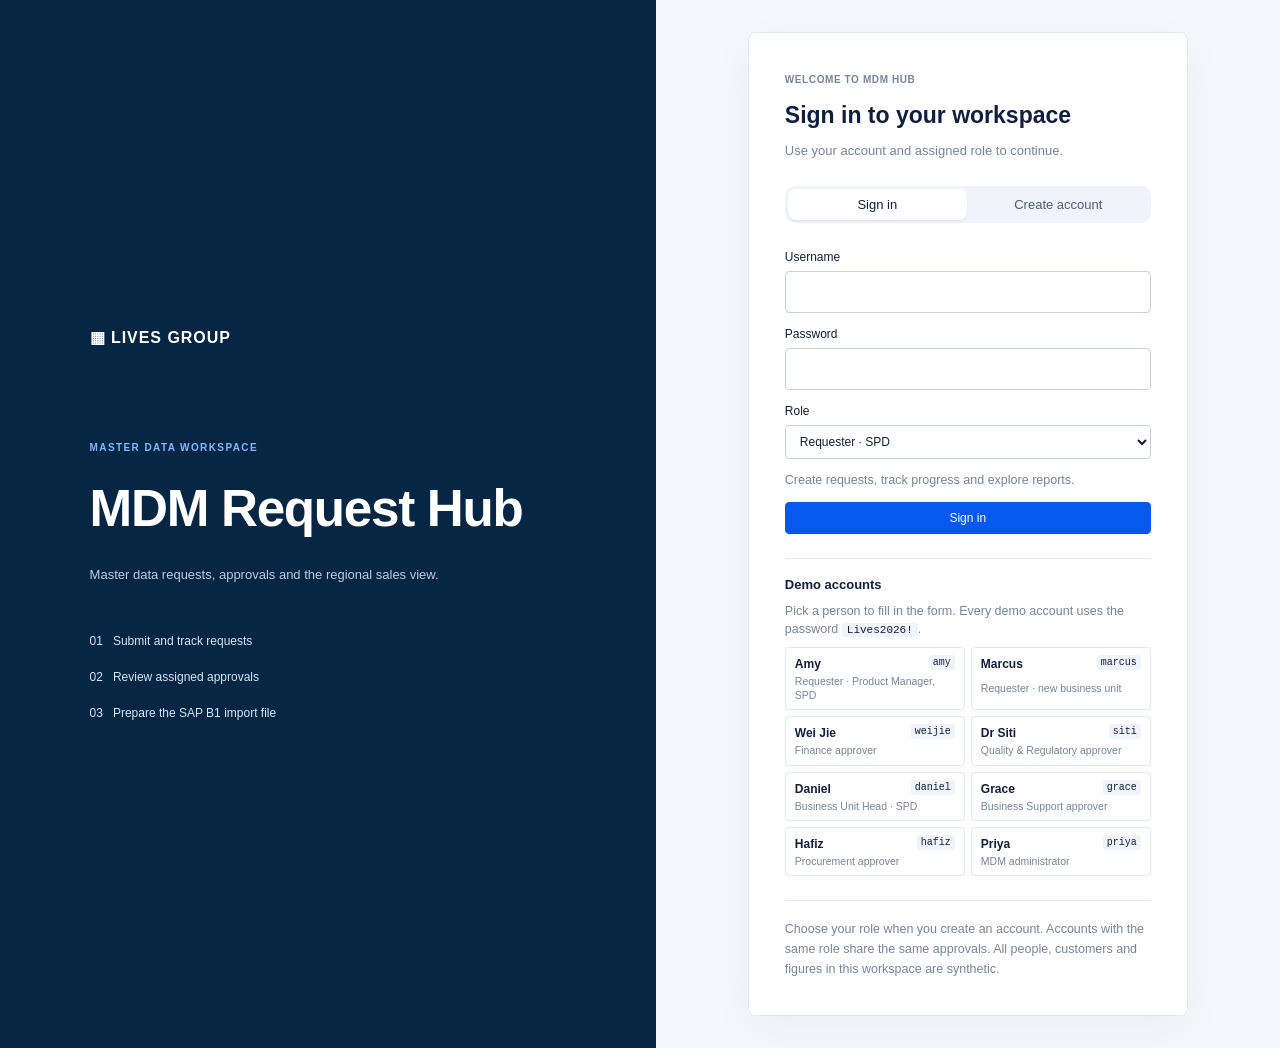
<file: lives-mdm-hub-1/login.html>
<!doctype html>
<html lang="en" data-theme="light">
<head>
  <meta charset="utf-8">
  <meta name="viewport" content="width=device-width, initial-scale=1">
  <title>Sign in · MDM Hub</title>
  <link rel="stylesheet" href="assets/app.css">
</head>
<body class="auth-page">
  <main class="auth-layout">

    <section class="auth-intro">
      <div class="auth-wordmark">▦ LIVES GROUP</div>
      <span class="label">MASTER DATA WORKSPACE</span>
      <h1>MDM Request Hub</h1>
      <p>Master data requests, approvals and the regional sales view.</p>
      <div class="auth-features">
        <span>01 &nbsp; Submit and track requests</span>
        <span>02 &nbsp; Review assigned approvals</span>
        <span>03 &nbsp; Prepare the SAP B1 import file</span>
      </div>
    </section>

    <section class="auth-card">
      <span class="label">WELCOME TO MDM HUB</span>
      <h2 id="auth-title">Sign in to your workspace</h2>
      <p class="muted">Use your account and assigned role to continue.</p>

      <div class="seg auth-tabs">
        <button type="button" aria-pressed="true" data-mode="login">Sign in</button>
        <button type="button" aria-pressed="false" data-mode="register">Create account</button>
      </div>

      <form id="auth-form" class="stack">
        <label class="field">
          Username
          <input name="username" autocomplete="username" required minlength="3" maxlength="40" pattern="[A-Za-z0-9._\-]+">
        </label>

        <label class="field">
          Password
          <input name="password" type="password" autocomplete="current-password" required minlength="8" maxlength="128">
        </label>

        <label class="field">
          Role
          <select name="role">
            <option value="requester">Requester · SPD</option>
            <option value="requester_new">Requester · new business unit</option>
            <option value="finance">Finance approver</option>
            <option value="quality">Quality &amp; Regulatory approver</option>
            <option value="bu_head">Business Unit Head · SPD</option>
            <option value="business_support">Business Support approver</option>
            <option value="procurement">Procurement approver</option>
            <option value="mdm">MDM administrator</option>
          </select>
        </label>

        <p id="role-help" class="small muted"></p>
        <p id="auth-error" role="alert" hidden></p>

        <button class="btn primary" id="auth-submit">Sign in</button>
      </form>

      <section class="auth-demo" aria-labelledby="demo-title">
        <h3 id="demo-title">Demo accounts</h3>
        <p class="small muted">Pick a person to fill in the form. Every demo account uses the password <code id="demo-password"></code>.</p>
        <div id="demo-accounts" class="auth-demo-list"></div>
      </section>

      <p class="auth-note small muted">
        Choose your role when you create an account. Accounts with the same role share the same approvals.
        All people, customers and figures in this workspace are synthetic.
      </p>
    </section>

  </main>

  <script src="assets/session.js"></script>
  <script src="assets/demo-accounts.js"></script>
  <script src="assets/login.js"></script>
</body>
</html>
</file>
<file: lives-mdm-hub-1/assets/app.css>
:root {
  --bg: #f3f6f5;
  --surface: #ffffff;
  --surface-2: #edf2f1;
  --surface-3: #e3eae8;
  --ink: #0f1f1e;
  --ink-2: #485856;
  --muted: #73827f;
  --line: #dbe3e1;
  --line-strong: #c2cdca;
  --accent: #0b6b66;
  --accent-hover: #08524e;
  --accent-ink: #ffffff;
  --accent-weak: #dcefeb;
  --focus: #2a78d6;
  --good: #0ca30c;
  --good-ink: #0b6a0b;
  --good-bg: #e3f4e3;
  --warn: #fab219;
  --warn-ink: #7a5000;
  --warn-bg: #fdf1d6;
  --serious: #ec835a;
  --serious-ink: #9b3f17;
  --serious-bg: #fce9e1;
  --critical: #d03b3b;
  --critical-ink: #a32626;
  --critical-bg: #fbe5e5;
  --info-bg: #e3eefb;
  --info-ink: #1d5aa8;
  --s1: #2a78d6;
  --s2: #eb6834;
  --s3: #1baf7a;
  --s4: #eda100;
  --s5: #e87ba4;
  --div-pos: #2a78d6;
  --div-neg: #e34948;
  --div-mid: #f0efec;
  --grid: #e6ecea;
  --axis: #c2cdca;
  --shadow: 0 1px 2px rgba(15, 31, 30, 0.06), 0 4px 16px rgba(15, 31, 30, 0.06);
  --teams: #5b5fc7;
  --font-ui: "IBM Plex Sans", system-ui, -apple-system, "Segoe UI", Roboto, sans-serif;
  --font-mono: "IBM Plex Mono", ui-monospace, "SFMono-Regular", Menlo, Consolas, monospace;
  --radius: 10px;
  --radius-sm: 6px;
}
@media (prefers-color-scheme: dark) {
  :root:not([data-theme="light"]) {
    --bg: #0c1211; --surface: #131a19; --surface-2: #19221f; --surface-3: #212c29; --ink: #e8efed; --ink-2: #b4c2bf;
    --muted: #84938f; --line: #25302d; --line-strong: #34413e; --accent: #3db5a9; --accent-hover: #5cc8bd; --accent-ink: #062320;
    --accent-weak: #0f2e2b; --focus: #5598e7; --good: #0ca30c; --good-ink: #4fd04f; --good-bg: #112811; --warn: #fab219;
    --warn-ink: #f7c55b; --warn-bg: #2d2410; --serious: #ec835a; --serious-ink: #f2a587; --serious-bg: #2e1a12; --critical: #d03b3b;
    --critical-ink: #f08a8a; --critical-bg: #2f1414; --info-bg: #10233b; --info-ink: #86b6ef; --s1: #3987e5; --s2: #d95926;
    --s3: #199e70; --s4: #c98500; --s5: #d55181; --div-pos: #3987e5; --div-neg: #e66767; --div-mid: #383835; --grid: #222c29;
    --axis: #3a4643; --shadow: 0 1px 2px rgba(0, 0, 0, 0.4), 0 4px 16px rgba(0, 0, 0, 0.3); --teams: #8b8ff0;
    color-scheme: dark;
  }
}
:root[data-theme="dark"] {
  --bg: #0c1211; --surface: #131a19; --surface-2: #19221f; --surface-3: #212c29; --ink: #e8efed; --ink-2: #b4c2bf;
  --muted: #84938f; --line: #25302d; --line-strong: #34413e; --accent: #3db5a9; --accent-hover: #5cc8bd; --accent-ink: #062320;
  --accent-weak: #0f2e2b; --focus: #5598e7; --good: #0ca30c; --good-ink: #4fd04f; --good-bg: #112811; --warn: #fab219;
  --warn-ink: #f7c55b; --warn-bg: #2d2410; --serious: #ec835a; --serious-ink: #f2a587; --serious-bg: #2e1a12; --critical: #d03b3b;
  --critical-ink: #f08a8a; --critical-bg: #2f1414; --info-bg: #10233b; --info-ink: #86b6ef; --s1: #3987e5; --s2: #d95926;
  --s3: #199e70; --s4: #c98500; --s5: #d55181; --div-pos: #3987e5; --div-neg: #e66767; --div-mid: #383835; --grid: #222c29;
  --axis: #3a4643; --shadow: 0 1px 2px rgba(0, 0, 0, 0.4), 0 4px 16px rgba(0, 0, 0, 0.3); --teams: #8b8ff0;
  color-scheme: dark;
}

* { box-sizing: border-box; }
html { -webkit-text-size-adjust: 100%; }
body {
  margin: 0;
  background: var(--bg);
  color: var(--ink);
  font: 14px/1.5 var(--font-ui);
  font-feature-settings: "ss01";
}
body::before { content: ""; position: fixed; inset: 0 0 auto; height: env(safe-area-inset-top, 0px); z-index: 10; background: var(--bg); }
h1, h2, h3, h4 { margin: 0; line-height: 1.25; text-wrap: balance; font-weight: 600; }
h1 { font-size: 26px; letter-spacing: -0.01em; }
h2 { font-size: 18px; }
h3 { font-size: 15px; }
h4 { font-size: 13px; }
p { margin: 0; }
a { color: var(--accent); }
a:hover { color: var(--accent-hover); }
code, .mono { font-family: var(--font-mono); font-size: 0.92em; }
.tnum { font-variant-numeric: tabular-nums; }
.muted { color: var(--muted); }
.ink2 { color: var(--ink-2); }
.small { font-size: 12.5px; }
.tiny { font-size: 11.5px; }
.label { font-size: 11.5px; letter-spacing: 0.06em; text-transform: uppercase; color: var(--muted); font-weight: 600; }
.sr { position: absolute; left: 0; top: 0; width: 1px; height: 1px; overflow: hidden; clip: rect(0 0 0 0); white-space: nowrap; }
:focus-visible { outline: 2px solid var(--focus); outline-offset: 2px; border-radius: 4px; }
@media (prefers-reduced-motion: reduce) { * { animation: none !important; transition: none !important; scroll-behavior: auto !important; } }

.app {
  display: grid;
  grid-template-columns: 252px minmax(0, 1fr);
  gap: 20px;
  align-items: start;
  padding-left: max(16px, env(safe-area-inset-left, 0px));
  padding-right: max(16px, env(safe-area-inset-right, 0px));
  padding-block: 16px;
  max-width: 1480px;
  margin: 0 auto;
}
.rail {
  position: sticky;
  top: calc(16px + env(safe-area-inset-top, 0px));
  display: flex;
  flex-direction: column;
  gap: 14px;
  max-height: calc(100vh - 32px);
  overflow-y: auto;
  padding: 16px;
  background: var(--surface);
  border: 1px solid var(--line);
  border-radius: 14px;
}
.brand { display: flex; gap: 10px; align-items: center; }
.brand-mark { width: 34px; height: 34px; flex: none; border-radius: 9px; background: var(--accent); color: var(--accent-ink); display: grid; place-items: center; font: 600 13px var(--font-mono); letter-spacing: -0.02em; }
.brand-name { font-weight: 600; font-size: 15px; line-height: 1.2; }
.brand-sub { font-size: 11.5px; color: var(--muted); line-height: 1.3; }
.persona { display: flex; flex-direction: column; gap: 6px; padding: 10px; background: var(--surface-2); border-radius: var(--radius); }
.avatar { width: 32px; height: 32px; flex: none; border-radius: 50%; display: grid; place-items: center; font-size: 12px; font-weight: 600; background: var(--surface-3); color: var(--ink); border: 1px solid var(--line-strong); }
.avatar.sm { width: 24px; height: 24px; font-size: 10.5px; }
.avatar.accent { background: var(--accent); color: var(--accent-ink); border-color: var(--accent); }
.persona select { width: 100%; }
.persona-title { font-size: 12px; color: var(--ink-2); }
.nav { display: flex; flex-direction: column; gap: 2px; }
.nav-group { margin-top: 8px; padding: 4px 10px; }
.nav a { display: flex; align-items: center; justify-content: space-between; gap: 8px; padding: 7px 10px; border-radius: 8px; color: var(--ink-2); text-decoration: none; font-weight: 500; }
.nav a:hover { background: var(--surface-2); color: var(--ink); }
.nav a[aria-current="page"] { background: var(--accent-weak); color: var(--ink); }
.count { min-width: 20px; height: 20px; padding: 0 6px; border-radius: 10px; background: var(--surface-3); color: var(--ink-2); font-size: 11.5px; font-weight: 600; display: inline-grid; place-items: center; font-variant-numeric: tabular-nums; }
.count.hot { background: var(--critical); color: #fff; }
.clock { padding: 10px; border: 1px dashed var(--line-strong); border-radius: var(--radius); display: flex; flex-direction: column; gap: 8px; }
.clock-time { font: 600 15px var(--font-mono); letter-spacing: -0.01em; }
.btn.menu-toggle { display: none; }
#view:focus { outline: none; }

.work { min-width: 0; display: flex; flex-direction: column; gap: 18px; padding-bottom: 40px; }
.page-head { display: flex; flex-wrap: wrap; gap: 12px; align-items: flex-end; justify-content: space-between; }
.page-head > div:first-child { min-width: 0; max-width: 760px; display: flex; flex-direction: column; gap: 6px; }
.page-head p { color: var(--ink-2); }

@media (max-width: 1000px) {
  .app { grid-template-columns: minmax(0, 1fr); gap: 14px; }
  .rail { position: static; max-height: none; overflow: visible; }
  .rail-top { display: flex; align-items: center; justify-content: space-between; gap: 12px; }
  .btn.menu-toggle { display: inline-flex; }
  .rail[data-open="false"] .nav, .rail[data-open="false"] .clock-extra { display: none; }
  .nav { flex-direction: row; flex-wrap: wrap; gap: 4px; }
  .nav a { padding: 6px 10px; background: var(--surface-2); }
  .nav-group { display: none; }
}

.panel { background: var(--surface); border: 1px solid var(--line); border-radius: 14px; padding: 18px; min-width: 0; }
.panel.flush { padding: 0; overflow: hidden; }
.panel-head { display: flex; flex-wrap: wrap; align-items: baseline; justify-content: space-between; gap: 8px 16px; margin-bottom: 14px; }
.panel-head p { color: var(--ink-2); max-width: 70ch; }
.panel-head > div:first-child { min-width: 0; display: flex; flex-direction: column; gap: 4px; flex: 1 1 320px; }
.panel-head > .seg, .panel-head > .row, .panel-head > .btn { flex: 0 1 auto; max-width: 100%; }
.inset { background: var(--surface-2); border-radius: var(--radius); padding: 12px 14px; }
.grid { display: grid; gap: 16px; }
.grid.two { grid-template-columns: repeat(2, minmax(0, 1fr)); }
.grid.three { grid-template-columns: repeat(3, minmax(0, 1fr)); }
.grid.four { grid-template-columns: repeat(4, minmax(0, 1fr)); }
.grid.sidebar { grid-template-columns: minmax(0, 1.55fr) minmax(280px, 1fr); align-items: start; }
@media (max-width: 1180px) { .grid.four { grid-template-columns: repeat(2, minmax(0, 1fr)); } }
@media (max-width: 900px) { .grid.two, .grid.three, .grid.sidebar { grid-template-columns: minmax(0, 1fr); } }
@media (max-width: 520px) { .grid.four { grid-template-columns: minmax(0, 1fr); } }
.stack { display: flex; flex-direction: column; gap: 12px; min-width: 0; }
.stack.tight { gap: 6px; }
.row { display: flex; flex-wrap: wrap; gap: 8px; align-items: center; }
.row.between { justify-content: space-between; }
.divider { height: 1px; background: var(--line); border: 0; margin: 4px 0; }

/* KPI tiles */
.tile { background: var(--surface); border: 1px solid var(--line); border-radius: 14px; padding: 14px 16px; display: flex; flex-direction: column; gap: 4px; min-width: 0; }
.tile-label { font-size: 12.5px; color: var(--ink-2); }
.tile-value { font-size: 26px; font-weight: 600; letter-spacing: -0.01em; line-height: 1.15; }
.tile-note { font-size: 12px; color: var(--muted); }
.delta { font-size: 12.5px; font-weight: 600; font-variant-numeric: tabular-nums; }
.delta.up { color: var(--good-ink); }
.delta.down { color: var(--critical-ink); }
.hero-compare { display: flex; flex-wrap: wrap; align-items: center; gap: 12px 22px; }
.hero-num { font-size: 52px; font-weight: 600; letter-spacing: -0.02em; line-height: 1; }
.hero-num small { font-size: 18px; font-weight: 500; color: var(--ink-2); margin-left: 4px; }
.hero-arrow { font-size: 26px; color: var(--muted); }

button, .btn { font: inherit; }
.btn { display: inline-flex; align-items: center; justify-content: center; gap: 6px; padding: 8px 14px; border-radius: 8px; border: 1px solid var(--line-strong); background: var(--surface); color: var(--ink); font-weight: 500; cursor: pointer; text-decoration: none; line-height: 1.2; white-space: nowrap; }
.btn:hover { background: var(--surface-2); color: var(--ink); }
.btn.primary { background: var(--accent); border-color: var(--accent); color: var(--accent-ink); }
.btn.primary:hover { background: var(--accent-hover); border-color: var(--accent-hover); color: var(--accent-ink); }
.btn.danger { color: var(--critical-ink); border-color: color-mix(in srgb, var(--critical) 45%, var(--line)); }
.btn.danger:hover { background: var(--critical-bg); }
.btn.ghost { border-color: transparent; background: transparent; color: var(--ink-2); }
.btn.ghost:hover { background: var(--surface-2); color: var(--ink); }
.btn.small { padding: 5px 10px; font-size: 12.5px; }
.btn.block { width: 100%; }
.btn[disabled] { opacity: 0.5; cursor: not-allowed; }
.btn.teams { background: var(--teams); border-color: var(--teams); color: #fff; }
input[type="text"], input[type="email"], input[type="number"], input[type="date"], input[type="search"], select, textarea {
  font: inherit; color: var(--ink); background: var(--surface); border: 1px solid var(--line-strong); border-radius: 8px; padding: 8px 10px; width: 100%; min-width: 0;
}
textarea { resize: vertical; min-height: 64px; }
input:focus, select:focus, textarea:focus { outline: 2px solid color-mix(in srgb, var(--focus) 55%, transparent); outline-offset: 0; border-color: var(--focus); }
input[type="range"] { width: 100%; accent-color: var(--accent); }
input[type="checkbox"] { accent-color: var(--accent); width: 16px; height: 16px; }
[hidden] { display: none !important; }
.field { display: flex; flex-direction: column; gap: 5px; min-width: 0; }
.field > .btn { align-self: flex-start; }
.field > label, .field > .flabel { font-weight: 500; font-size: 13px; display: flex; gap: 6px; align-items: center; flex-wrap: wrap; }
.req { color: var(--critical-ink); }
.help { font-size: 12px; color: var(--muted); }
.err { font-size: 12px; color: var(--critical-ink); font-weight: 500; }
.field.invalid input, .field.invalid select, .field.invalid textarea { border-color: var(--critical); }
.form-grid { display: grid; grid-template-columns: repeat(2, minmax(0, 1fr)); gap: 14px 16px; }
.form-grid .wide { grid-column: 1 / -1; }
@media (max-width: 640px) { .form-grid { grid-template-columns: minmax(0, 1fr); } }
.seg { display: inline-flex; flex-wrap: wrap; padding: 3px; background: var(--surface-2); border-radius: 10px; gap: 2px; }
.seg button { border: 0; background: transparent; padding: 6px 12px; border-radius: 8px; color: var(--ink-2); font-weight: 500; cursor: pointer; }
.seg button[aria-pressed="true"] { background: var(--surface); color: var(--ink); box-shadow: 0 1px 2px rgba(0, 0, 0, 0.08); }
.chips { display: flex; flex-wrap: wrap; gap: 6px; }
.chip-toggle { display: inline-flex; align-items: center; gap: 6px; padding: 6px 10px; border: 1px solid var(--line-strong); border-radius: 999px; cursor: pointer; background: var(--surface); }
.chip-toggle input { margin: 0; }
.chip-toggle:has(input:checked) { background: var(--accent-weak); border-color: var(--accent); }
.switch { position: relative; display: inline-flex; width: 34px; height: 20px; flex: none; }
.switch input { opacity: 0; width: 0; height: 0; }
.switch span { position: absolute; inset: 0; border-radius: 999px; background: var(--line-strong); cursor: pointer; transition: background 0.15s; }
.switch span::after { content: ""; position: absolute; top: 3px; left: 3px; width: 14px; height: 14px; border-radius: 50%; background: #fff; transition: transform 0.15s; }
.switch input:checked + span { background: var(--accent); }
.switch input:checked + span::after { transform: translateX(14px); }
.switch input:focus-visible + span { outline: 2px solid var(--focus); outline-offset: 2px; }
.switch input:disabled + span { opacity: 0.5; cursor: not-allowed; }

.pill { display: inline-flex; align-items: center; gap: 5px; padding: 2px 8px; border-radius: 999px; font-size: 12px; font-weight: 600; white-space: nowrap; background: var(--surface-3); color: var(--ink-2); line-height: 1.5; }
.pill::before { content: ""; width: 6px; height: 6px; border-radius: 50%; background: currentColor; opacity: 0.9; }
.pill.plain::before { display: none; }
.pill.good { background: var(--good-bg); color: var(--good-ink); }
.pill.warn { background: var(--warn-bg); color: var(--warn-ink); }
.pill.serious { background: var(--serious-bg); color: var(--serious-ink); }
.pill.critical { background: var(--critical-bg); color: var(--critical-ink); }
.pill.info { background: var(--info-bg); color: var(--info-ink); }
.pill.accent { background: var(--accent-weak); color: var(--accent); }
.tag { display: inline-flex; padding: 1px 7px; border-radius: 5px; font-size: 11.5px; font-weight: 600; background: var(--surface-2); color: var(--ink-2); border: 1px solid var(--line); white-space: nowrap; }
.tag.mono { font-family: var(--font-mono); font-weight: 500; }
.lock::before { content: "🔒"; font-size: 11px; }
.notice { display: flex; gap: 10px; align-items: flex-start; padding: 10px 12px; border-radius: var(--radius); background: var(--info-bg); color: var(--ink); }
.notice.warn { background: var(--warn-bg); }
.notice.critical { background: var(--critical-bg); }
.notice.good { background: var(--good-bg); }
.notice .icon { flex: none; width: 20px; height: 20px; border-radius: 50%; display: grid; place-items: center; font-size: 12px; font-weight: 700; background: var(--surface); color: var(--ink-2); }
.notice > div { min-width: 0; }

/* progress tracker */
.track { display: flex; align-items: center; gap: 0; min-width: 0; }
.track-step { display: flex; align-items: center; gap: 0; flex: 1; min-width: 0; }
.track-dot { width: 12px; height: 12px; border-radius: 50%; border: 2px solid var(--line-strong); background: var(--surface); flex: none; }
.track-line { height: 2px; background: var(--line-strong); flex: 1; min-width: 6px; }
.track-step.done .track-dot { background: var(--accent); border-color: var(--accent); }
.track-step.done .track-line { background: var(--accent); }
.track-step.now .track-dot { border-color: var(--accent); box-shadow: 0 0 0 3px var(--accent-weak); }
.track-step.stuck .track-dot { border-color: var(--critical); box-shadow: 0 0 0 3px var(--critical-bg); }
.track-step:last-child { flex: none; }
.track-labels { display: grid; grid-template-columns: repeat(5, 1fr); gap: 4px; margin-top: 6px; font-size: 11.5px; color: var(--muted); }
.track-labels span:last-child { text-align: right; }

/* tables */
.table-wrap { position: relative; overflow-x: auto; border: 1px solid var(--line); border-radius: 12px; }
table { width: 100%; border-collapse: collapse; font-size: 13px; }
th, td { text-align: left; padding: 9px 12px; border-bottom: 1px solid var(--line); vertical-align: top; }
th { font-size: 11.5px; letter-spacing: 0.05em; text-transform: uppercase; color: var(--muted); font-weight: 600; background: var(--surface-2); white-space: nowrap; }
tbody tr:last-child td { border-bottom: 0; }
td.num, th.num { text-align: right; font-variant-numeric: tabular-nums; }
tr.clickable { cursor: pointer; }
tr.clickable:hover td { background: var(--surface-2); }
tr.highlight td { background: var(--accent-weak); }
.cell-heat { border-radius: 8px; padding: 8px 10px; display: flex; flex-direction: column; gap: 2px; min-width: 120px; }

.domain-cards { display: grid; grid-template-columns: repeat(4, minmax(0, 1fr)); gap: 10px; }
@media (max-width: 760px) { .domain-cards { grid-template-columns: repeat(2, minmax(0, 1fr)); } }
.domain-card { text-align: left; border: 1px solid var(--line-strong); background: var(--surface); border-radius: 12px; padding: 10px 12px; cursor: pointer; display: flex; flex-direction: column; gap: 2px; color: var(--ink); }
.domain-card:hover { border-color: var(--accent); }
.domain-card[aria-pressed="true"] { border-color: var(--accent); background: var(--accent-weak); box-shadow: inset 0 0 0 1px var(--accent); }
.domain-card strong { font-size: 14px; }
.domain-card span { font-size: 12px; color: var(--muted); }
.dup { border: 1px solid var(--line); border-radius: 12px; overflow: hidden; }
.dup-head { padding: 10px 12px; display: flex; flex-wrap: wrap; gap: 8px; align-items: center; justify-content: space-between; background: var(--surface-2); }
.dup.likely { border-color: color-mix(in srgb, var(--critical) 55%, var(--line)); }
.dup.likely .dup-head { background: var(--critical-bg); }
.dup.possible { border-color: color-mix(in srgb, var(--warn) 65%, var(--line)); }
.dup.possible .dup-head { background: var(--warn-bg); }
.dup.clear .dup-head { background: var(--good-bg); }
.match { padding: 12px; border-top: 1px solid var(--line); display: grid; grid-template-columns: 56px minmax(0, 1fr); gap: 12px; }
.match:first-of-type { border-top: 0; }
.score { display: flex; flex-direction: column; align-items: center; gap: 4px; }
.score-num { font: 600 18px var(--font-mono); }
.score-bar { width: 44px; height: 5px; border-radius: 3px; background: var(--surface-3); overflow: hidden; }
.score-bar i { display: block; height: 100%; background: var(--warn); }
.score-bar i.likely { background: var(--critical); }
.reasons { margin: 4px 0 0; padding-left: 16px; color: var(--ink-2); font-size: 12.5px; }
.route-step { display: grid; grid-template-columns: 28px minmax(0, 1fr) auto; gap: 10px; align-items: start; padding: 10px 0; border-top: 1px solid var(--line); }
.route-step:first-child { border-top: 0; padding-top: 0; }
.parallel-bracket { border-left: 2px solid var(--accent); padding-left: 10px; margin-left: 2px; }

/* Teams-style approval card */
.teams-card { background: var(--surface); border: 1px solid var(--line); border-top: 3px solid var(--teams); border-radius: 12px; box-shadow: var(--shadow); display: flex; flex-direction: column; min-width: 0; }
.teams-top { display: flex; align-items: center; gap: 8px; padding: 10px 14px; border-bottom: 1px solid var(--line); font-size: 12px; color: var(--ink-2); }
.teams-logo { width: 22px; height: 22px; border-radius: 5px; background: var(--teams); color: #fff; display: grid; place-items: center; font: 700 11px var(--font-ui); }
.teams-body { padding: 14px; display: flex; flex-direction: column; gap: 10px; }
.facts { display: grid; grid-template-columns: max-content minmax(0, 1fr); gap: 4px 14px; font-size: 13px; margin: 0; }
.facts dt { color: var(--muted); }
.facts dd { margin: 0; min-width: 0; overflow-wrap: anywhere; }
.teams-actions { display: flex; flex-wrap: wrap; gap: 8px; padding: 12px 14px; border-top: 1px solid var(--line); background: var(--surface-2); border-radius: 0 0 12px 12px; }

/* drawer */
.drawer-backdrop { position: fixed; inset: 0; background: rgba(8, 18, 17, 0.42); z-index: 40; }
.drawer { position: fixed; top: 0; right: 0; bottom: 0; width: min(720px, 100vw); background: var(--bg); z-index: 41; overflow-y: auto; box-shadow: -8px 0 32px rgba(0, 0, 0, 0.18); padding: calc(18px + env(safe-area-inset-top, 0px)) max(18px, env(safe-area-inset-right, 0px)) calc(18px + env(safe-area-inset-bottom, 0px)) 18px; display: flex; flex-direction: column; gap: 14px; }
.timeline { list-style: none; margin: 0; padding: 0; display: flex; flex-direction: column; }
.timeline li { display: grid; grid-template-columns: 92px 14px minmax(0, 1fr); gap: 10px; padding-bottom: 12px; position: relative; }
.timeline li::before { content: ""; position: absolute; left: 98px; top: 16px; bottom: 0; width: 2px; background: var(--line); }
.timeline li:last-child::before { display: none; }
.timeline .when { font-size: 11.5px; color: var(--muted); font-variant-numeric: tabular-nums; text-align: right; padding-top: 2px; }
.timeline .dot { width: 10px; height: 10px; margin-top: 5px; border-radius: 50%; background: var(--line-strong); }
.timeline .dot.accent { background: var(--accent); }
.timeline .dot.warn { background: var(--warn); }
.timeline .dot.critical { background: var(--critical); }
.timeline .dot.good { background: var(--good); }

/* flow diagram */
.flow { display: flex; flex-wrap: wrap; align-items: stretch; gap: 8px; }
.flow-step { flex: 1 1 150px; min-width: 0; border: 1px solid var(--line); border-radius: 12px; padding: 12px; background: var(--surface); display: flex; flex-direction: column; gap: 4px; position: relative; }
.flow-step.key { border-color: var(--accent); background: var(--accent-weak); }
.flow-step .who { font-size: 12px; color: var(--muted); }
.flow-arrow { align-self: center; color: var(--muted); font-size: 18px; flex: none; }
@media (max-width: 760px) { .flow-arrow { display: none; } }

/* persona cards */

/* charts */
.chart { position: relative; width: 100%; min-width: 0; }
.chart svg { display: block; width: 100%; height: auto; overflow: visible; }
.chart text { fill: var(--muted); font: 11px var(--font-ui); }
.chart .lbl { fill: var(--ink-2); font-size: 11.5px; }
.chart .lbl-strong { fill: var(--ink); font-weight: 600; font-size: 12px; }
.chart .gridline { stroke: var(--grid); stroke-width: 1; }
.chart .axisline { stroke: var(--axis); stroke-width: 1; }
.legend { display: flex; flex-wrap: wrap; gap: 6px 14px; font-size: 12.5px; color: var(--ink-2); }
.legend span { display: inline-flex; align-items: center; gap: 6px; }
.legend i { width: 14px; height: 3px; border-radius: 2px; display: inline-block; }
.legend i.box { width: 10px; height: 10px; border-radius: 3px; }
.legend i.dash { background: repeating-linear-gradient(90deg, var(--ink-2) 0 4px, transparent 4px 7px) !important; height: 2px; }
.tooltip { position: fixed; z-index: 60; pointer-events: none; background: var(--ink); color: var(--bg); padding: 7px 10px; border-radius: 8px; font-size: 12px; line-height: 1.45; max-width: 280px; box-shadow: var(--shadow); }
.tooltip b { font-weight: 600; }
details.data { font-size: 12.5px; }
details.data summary { cursor: pointer; color: var(--ink-2); font-weight: 500; padding: 4px 0; }
details.data[open] summary { margin-bottom: 8px; }
.bar-inline { display: flex; align-items: center; gap: 8px; }
.bar-inline .track-bg { flex: 1; height: 8px; border-radius: 4px; background: var(--surface-3); overflow: hidden; min-width: 60px; }
.bar-inline .track-bg i { display: block; height: 100%; border-radius: 4px; background: var(--s1); }

/* toast */
.toast { position: fixed; left: 50%; bottom: calc(20px + env(safe-area-inset-bottom, 0px)); transform: translateX(-50%); z-index: 70; background: var(--ink); color: var(--bg); padding: 10px 16px; border-radius: 10px; box-shadow: var(--shadow); max-width: min(560px, calc(100vw - 32px)); font-size: 13.5px; }

.empty { padding: 28px 16px; text-align: center; color: var(--muted); display: flex; flex-direction: column; gap: 8px; align-items: center; }
.csv-preview { max-height: 220px; overflow: auto; font: 12px/1.5 var(--font-mono); white-space: pre; background: var(--surface-2); border-radius: 8px; padding: 10px 12px; border: 1px solid var(--line); }
.callout-num { font: 600 13px var(--font-mono); }
.footnote { font-size: 12px; color: var(--muted); max-width: 90ch; }
.hbar-list { display: flex; flex-direction: column; gap: 8px; }
.hbar-row { display: grid; grid-template-columns: minmax(0, 1.25fr) minmax(0, 2fr) 52px; gap: 10px; align-items: center; font-size: 13px; color: var(--ink-2); }
.hbar-row.strong { color: var(--ink); font-weight: 600; }
.hbar-track { height: 14px; background: var(--surface-2); border-radius: 4px; overflow: hidden; }
.hbar-track i { display: block; height: 100%; border-radius: 0 4px 4px 0; }
.hbar-val { text-align: right; }
th.sapcol { text-transform: none; letter-spacing: 0; font-family: var(--font-mono); font-weight: 500; }
.callout-num { font: 600 19px var(--font-ui); letter-spacing: -0.01em; }
.assume-grid { display: grid; grid-template-columns: repeat(3, minmax(0, 1fr)); gap: 12px 16px; margin-top: 10px; }
@media (max-width: 900px) { .assume-grid { grid-template-columns: minmax(0, 1fr); } }
.persona select { margin-top: 2px; }
.persona-meta { display: flex; gap: 10px; align-items: center; }

/* Lives theme */
:root, :root[data-theme="dark"], :root:not([data-theme="light"]) {
  color-scheme: light;
  --bg: #f5f7fb; --surface: #fff; --surface-2: #f0f4fa; --surface-3: #e7edf6;
  --ink: #101f3d; --ink-2: #4c5d78; --muted: #77849b;
  --line: #e2e8f1; --line-strong: #c7d2e3;
  --accent: #0758ef; --accent-hover: #0042bf; --accent-ink: #fff; --accent-weak: #e9f1ff;
  --focus: #3478f6; --grid: #edf1f7; --axis: #c7d2e3;
  --good-ink: #168343; --good-bg: #e9f8ee; --warn-ink: #9a6600; --warn-bg: #fff6df;
  --serious-ink: #a24b18; --serious-bg: #fff0e6; --critical-ink: #c43343; --critical-bg: #fff0f2;
  --info-bg: #e9f1ff; --info-ink: #1557bd; --teams: #5b5fc7;
  --s1: #2379ed; --s2: #fa9145; --s3: #21b997; --s4: #e4b028; --s5: #976ae2;
  --div-pos: #2379ed; --div-neg: #e34948; --div-mid: #f0f2f6;
  --shadow: 0 2px 8px rgba(16, 40, 80, .04); --radius: 5px; --radius-sm: 4px;
}
body { font-family: "IBM Plex Sans", -apple-system, BlinkMacSystemFont, "Segoe UI", sans-serif; font-size: 13px; }
.topbar { position: fixed; inset: 0 0 auto; height: 54px; z-index: 30; display: flex; align-items: center; justify-content: space-between; padding: 0 24px; color: #fff; background: #062644; box-shadow: 0 1px 4px #001a3533; }
.topbar-brand { font-weight: 600; font-size: 15px; }
.topbar-brand span { margin-left: 26px; padding-left: 26px; border-left: 1px solid #ffffff35; font-weight: 400; font-size: 12px; color: #c3d4e7; }
.app { max-width: none; margin: 54px 0 0; padding: 0; display: grid; grid-template-columns: 224px minmax(0, 1fr); gap: 0; align-items: start; }
.rail { top: 54px; height: calc(100vh - 54px); max-height: none; padding: 24px 12px 18px; gap: 24px; border: 0; border-right: 1px solid var(--line); border-radius: 0; background: #fff; }
.brand { padding: 0 8px; }
.brand-mark { border-radius: 6px; width: 32px; height: 32px; font-size: 10px; background: #e9f1ff; color: #0758ef; }
.brand-name { font-size: 13px; }
.brand-sub { font-size: 10px; margin-top: 4px; }
.persona { background: #f7f9fd; border: 1px solid var(--line); padding: 12px 10px; border-radius: 5px; }
.persona-meta { display: flex; align-items: center; gap: 9px; }
.persona-title { font-size: 11px; }
.nav { gap: 5px; }
.nav a { padding: 10px 13px; border-radius: 4px; font-size: 12px; border-left: 3px solid transparent; }
.nav a:hover { color: var(--accent); background: #f4f7fd; }
.nav a[aria-current="page"] { color: var(--accent); background: var(--accent-weak); border-left-color: var(--accent); }
.nav-group { font-size: 9px; letter-spacing: .09em; margin-top: 18px; }
.work { padding: 26px 28px 48px; gap: 20px; }
h1 { font-size: 23px; letter-spacing: -.025em; }
h2 { font-size: 15px; }
.page-head { padding-bottom: 3px; }
.page-head p { max-width: 850px; font-size: 12px; line-height: 1.6; }
.label { font-size: 10px; }
.panel, .tile { border-radius: 5px; box-shadow: var(--shadow); }
.panel { padding: 20px; }
.tile { min-height: 111px; padding: 18px 20px; position: relative; border-top: 3px solid #4082f5; }
.tile:nth-child(2) { border-top-color: #ee7480; }
.tile:nth-child(3) { border-top-color: #30ba94; }
.tile:nth-child(4) { border-top-color: #efb145; }
.tile-value { font-size: 28px; color: var(--ink); margin: 5px 0; }
.tile-label, .tile-note { font-size: 11px; }
.btn, input[type="text"], input[type="email"], input[type="number"], input[type="date"], input[type="search"], select, textarea { border-radius: 4px; }
.btn { font-size: 12px; }
thead th { background: #f6f8fc; color: #40506a; font-size: 11px; }
tbody tr:hover { background: #f7faff; }
.auth-page { min-height: 100vh; background: #f4f7fc; }
.auth-layout { min-height: 100vh; display: grid; grid-template-columns: 1.05fr 1fr; }
.auth-intro { background: #062644; color: white; padding: clamp(36px, 7vw, 100px); display: flex; flex-direction: column; justify-content: center; align-items: flex-start; gap: 25px; }
.auth-wordmark { font-size: 16px; font-weight: 600; letter-spacing: .06em; margin-bottom: 65px; }
.auth-intro .label { color: #81b8ff; letter-spacing: .14em; }
.auth-intro h1 { font-size: clamp(32px, 4vw, 54px); line-height: 1.13; }
.auth-intro p { color: #bacde1; max-width: 380px; line-height: 1.8; }
.auth-features { display: grid; gap: 18px; margin-top: 20px; color: #d8e6f4; font-size: 12px; }
.auth-card { width: min(440px, calc(100% - 48px)); align-self: center; justify-self: center; padding: 36px; margin: 32px 0; background: #fff; border: 1px solid var(--line); border-radius: 8px; box-shadow: 0 12px 45px #132b4e0a; }
.auth-card h2 { font-size: 23px; margin: 12px 0; }
.auth-card .field { font-size: 12px; font-weight: 500; }
.auth-card input { padding: 11px 12px; font: inherit; color: var(--ink); background: white; border: 1px solid var(--line-strong); border-radius: 4px; width: 100%; }
.auth-tabs { display: flex; margin: 25px 0; }
.auth-tabs button { flex: 1; }
.auth-note { margin-top: 24px; padding-top: 18px; border-top: 1px solid var(--line); line-height: 1.6; }
#auth-error { color: var(--critical-ink); background: var(--critical-bg); padding: 10px; border-radius: 4px; }
@media(max-width: 1000px) {
  .app { grid-template-columns: minmax(0, 1fr); }
  .rail { position: static; height: auto; padding: 14px 20px; gap: 12px; border-bottom: 1px solid var(--line); }
  .rail .persona { display: none; }
  .rail[data-open="true"] .persona { display: flex; }
  .nav { flex-direction: row; }
  .work { padding: 20px; }
}
@media(max-width: 700px) {
  .auth-layout { grid-template-columns: 1fr; }
  .auth-intro { padding: 30px; gap: 12px; }
  .auth-wordmark { margin-bottom: 15px; }
  .auth-features { display: none; }
  .auth-card { padding: 26px; }
  .topbar { padding: 0 16px; }
  .topbar-brand span { display: none; }
  .work { padding: 20px 14px; }
}

/* logout button */
.topbar-actions { display: flex; align-items: center; gap: 18px; }
.btn.topbar-logout { background: transparent; border-color: #ffffff55; color: #fff; }
.btn.topbar-logout:hover { background: #ffffff18; border-color: #ffffff99; color: #fff; }

.topbar-account { max-width: 200px; overflow: hidden; text-overflow: ellipsis; white-space: nowrap; font-size: 12px; font-weight: 500; color: #e6eff9; }
@media (max-width: 520px) {
  .topbar-account { max-width: 110px; }
  .topbar-actions { gap: 10px; }
}

.mk-inputs td { vertical-align: middle; }
.mk-inputs input[type="range"] { width: 100%; min-width: 120px; }
.mk-bar-row { display: grid; grid-template-columns: 96px minmax(0, 1fr) 92px; gap: 10px; align-items: center; }
.mk-bar-track { position: relative; height: 14px; background: var(--surface-2); border-radius: 4px; }
.mk-bar { position: absolute; top: 2px; bottom: 2px; border-radius: 3px; }
.mk-bar.neg { background: var(--div-neg); }
.mk-bar.pos { background: var(--div-pos); }
.mk-bar-zero { position: absolute; left: 50%; top: -2px; bottom: -2px; width: 1px; background: var(--ink-2); }
.mk-bar-val { text-align: right; }

.auth-demo { margin-top: 24px; padding-top: 18px; border-top: 1px solid var(--line); display: grid; gap: 8px; }
.auth-demo h3 { font-size: 13px; margin: 0; }
.auth-demo code { font-family: "IBM Plex Mono", ui-monospace, monospace; font-size: 11px; background: var(--surface-2); padding: 1px 5px; border-radius: 3px; color: var(--ink); }
.auth-demo-list { display: grid; grid-template-columns: repeat(2, minmax(0, 1fr)); gap: 6px; }
.auth-demo-person { display: grid; grid-template-columns: minmax(0, 1fr) auto; gap: 1px 8px; text-align: left; padding: 7px 9px; border: 1px solid var(--line); border-radius: 4px; background: var(--surface); color: var(--ink); font: inherit; cursor: pointer; }
.auth-demo-person:hover { border-color: var(--accent); background: var(--accent-weak); }
.auth-demo-person b { font-size: 12px; font-weight: 600; }
.auth-demo-person span { grid-column: 1 / -1; font-size: 10.5px; color: var(--muted); line-height: 1.35; }
.auth-demo-person code { grid-row: 1; grid-column: 2; font-size: 10px; padding: 0 4px; }
@media (max-width: 420px) { .auth-demo-list { grid-template-columns: minmax(0, 1fr); } }

.activity { list-style: none; margin: 0; padding: 0; display: grid; gap: 10px; }
.activity li { display: grid; gap: 2px; padding-bottom: 10px; border-bottom: 1px solid var(--line); font-size: 12px; }
.activity li:last-child { border-bottom: 0; padding-bottom: 0; }
button.link { background: none; border: 0; padding: 0; font: inherit; color: var(--accent); cursor: pointer; text-decoration: underline; text-underline-offset: 2px; }
</file>
